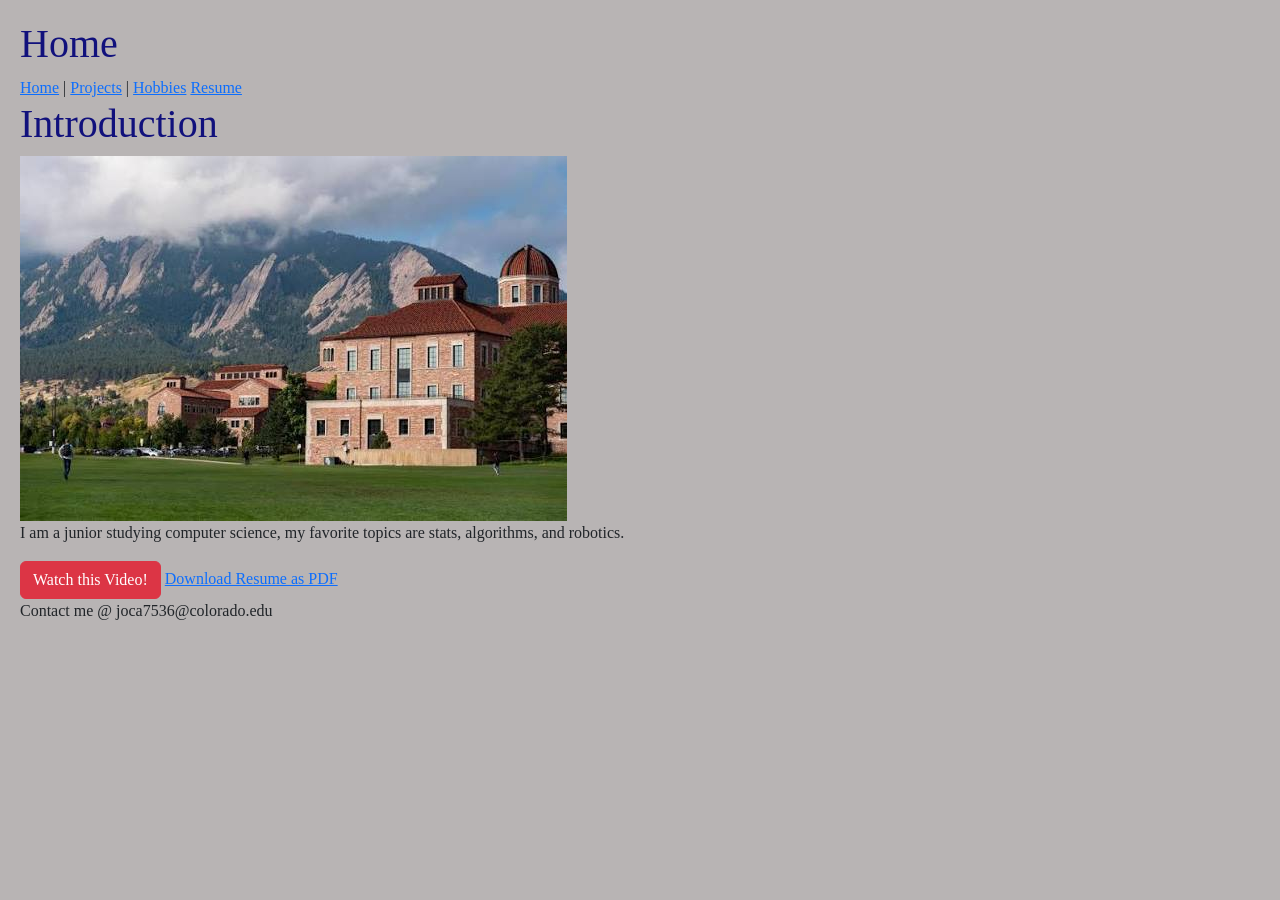
<file: index.html>
<!DOCTYPE html>
<html lang="en">
<head>
    <meta charset="utf-8" />
    <meta name="viewport" content="width=device-width, initial-scale=1" />
        <title>Home | Jose Caraveo</title>
    <link
      href="https://cdn.jsdelivr.net/npm/bootstrap@5.3.2/dist/css/bootstrap.min.css"
      rel="stylesheet"
      integrity="sha384-T3c6CoIi6uLrA9TneNEoa7RxnatzjcDSCmG1MXxSR1GAsXEV/Dwwykc2MPK8M2HN"
      crossorigin="anonymous"
    />
    </html><link rel="stylesheet" href="./styles.css">

  </head>
  <body>
    <h1>Home</h1>
    <script
      src="https://cdn.jsdelivr.net/npm/bootstrap@5.3.2/dist/js/bootstrap.bundle.min.js"
      integrity="sha384-C6RzsynM9kWDrMNeT87bh95OGNyZPhcTNXj1NW7RuBCsyN/o0jlpcV8Qyq46cDfL"
      crossorigin="anonymous"
    ></script>
  </body>
</head>

<body>
<main>
    <nav>
        <a href="index.html">Home</a> |
        <a href="projects.html">Projects</a> |
        <a href="hobbies.html">Hobbies</a>
        <a href ="resume.html">Resume</a>
    </nav>

    <h1>Introduction</h1>
    <img src="./submission/pictures/buff-logo.jpg" alt="Picture of Boulder campus">
    <p>I am a junior studying computer science, my favorite topics are stats, algorithms, and robotics.</p>
    </main>
    <a href="https://www.youtube.com/shorts/u3N1dVFlVsE" class="btn btn-danger" target="_blank" rel="noopener">Watch this Video!</a>
        <a href="./JoseCaraveoResume922.pdf" download="JoseCaraveoResume922.pdf" class="download-btn">
  Download Resume as PDF
</a>


    <footer>
        <p>Contact me @ joca7536@colorado.edu</a></p>
    </footer>
</body>
</html>
</file>
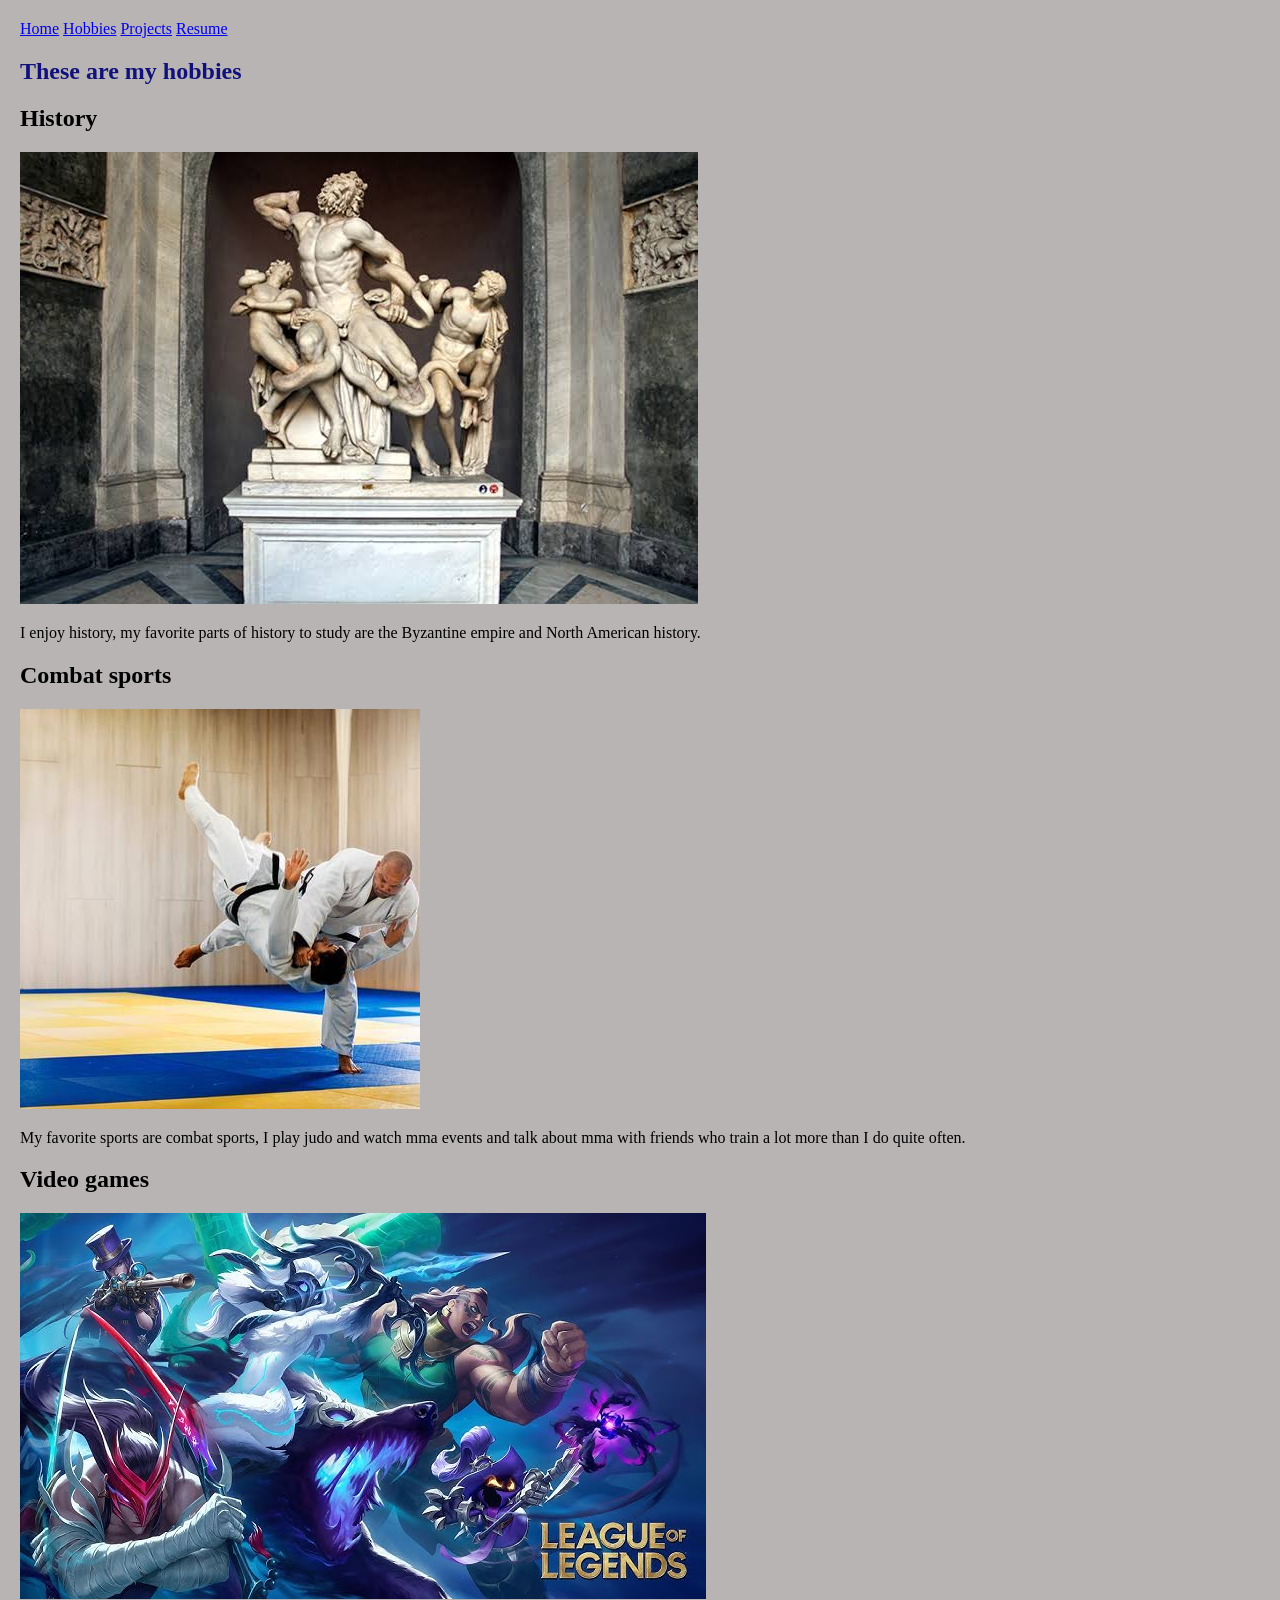
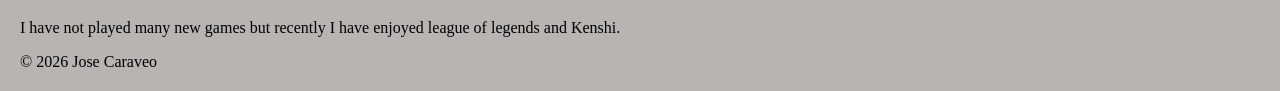
<file: hobbies.html>
<!DOCTYPE html>
<html lang="en">
<head>
    <title>Hobbies | Jose Caraveo</title>
    <link rel="stylesheet" href="./styles.css">
</head>

<body>

<header>
    <nav>
        <a href="index.html">Home</a>
        <a href="hobbies.html">Hobbies</a>
        <a href="projects.html">Projects</a>
        <a href="resume.html">Resume</a>
    </nav>
</header>

<main>
    <section>
        <h1>These are my hobbies</h1>

        <h2>History</h2>
        <img src="./submission/pictures/history.jpg" alt="Byzantine mosaic artwork">
        <p>I enjoy history, my favorite parts of history to study are the Byzantine empire and North American history.</p>

        <h2>Combat sports</h2>
        <img src="./submission/pictures/judo.jpg" alt="Two judo practitioners mid-throw">
        <p>My favorite sports are combat sports, I play judo and watch mma events and talk about mma with friends who train a lot more than I do quite often.</p>

        <h2>Video games</h2>
        <img src="./submission/pictures/league.jpg" alt="League of Legends gameplay screenshot">
        <p>I have not played many new games but recently I have enjoyed league of legends and Kenshi.</p>
    </section>
</main>

<footer>
    <p>&copy; 2026 Jose Caraveo</p>
</footer>

</body>
</html>
</file>
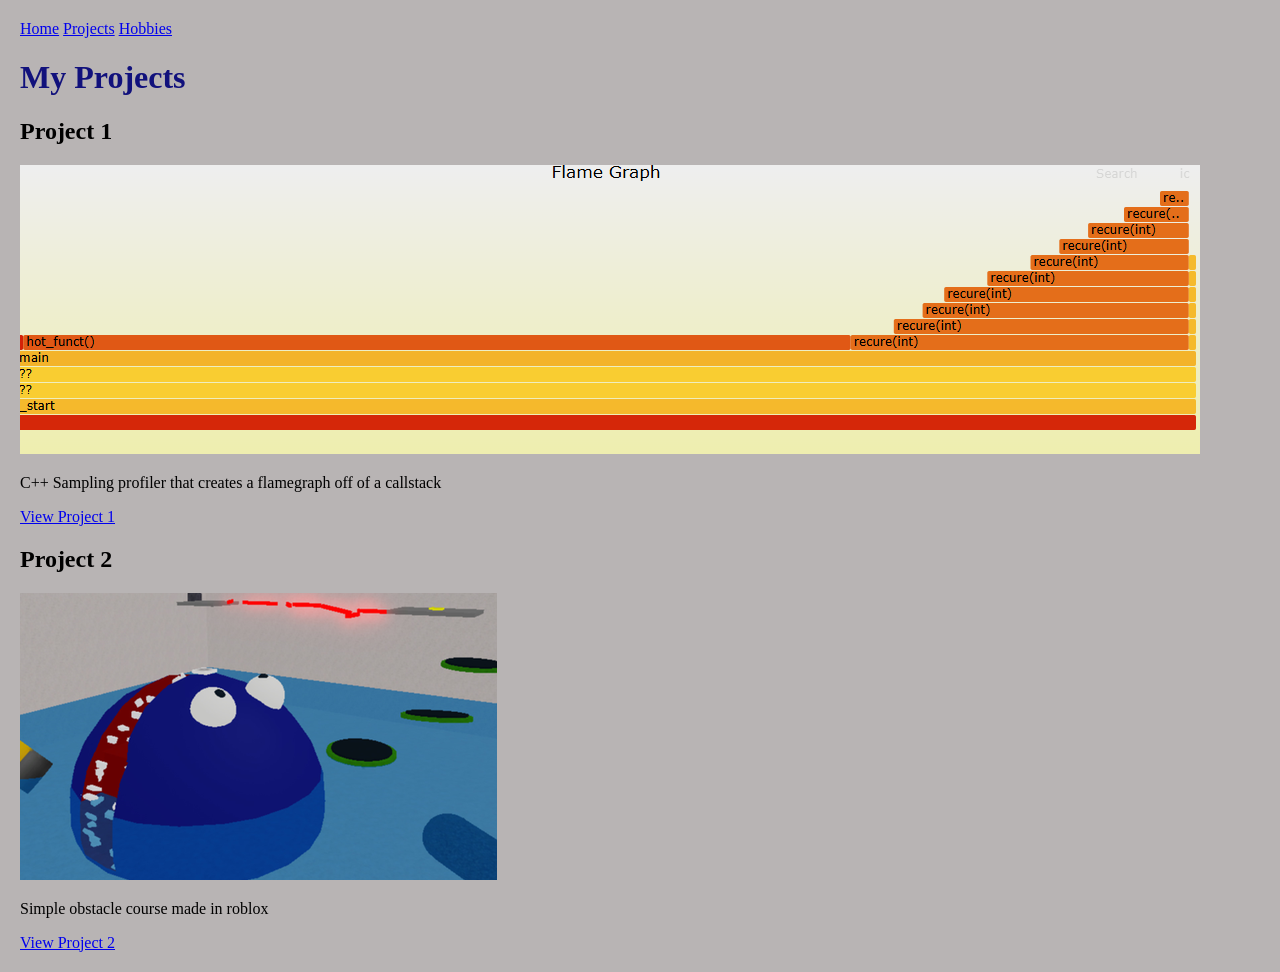
<file: projects.html>
<!DOCTYPE html>
<html lang="en">
<head>
    <title>Projects | Jose Caraveo</title>
<link rel="stylesheet" href="./styles.css">

</head>

<body>

    <nav>
        <a href="index.html">Home</a>
        <a href="projects.html">Projects</a>
        <a href="hobbies.html">Hobbies</a>
    </nav>

    <h1>My Projects</h1>

    <h2>Project 1</h2>
    <img src="./submission/pictures/flamegraph.png" alt="Project 1 image">
    <p>C++ Sampling profiler that creates a flamegraph off of a callstack</p>
    <a href="https://github.com/jacarav0/cpp-sampling-profiler">View Project 1</a>

    <h2>Project 2</h2>
    <img src="./submission/pictures/escapethe.png" alt="Project 2 image">
    <p>Simple obstacle course made in roblox</p>
    <a href="www.roblox.com/games/13862578474/ESCAPE-THE-SUBMARINE">View Project 2</a>


</body>
</html>
</file>
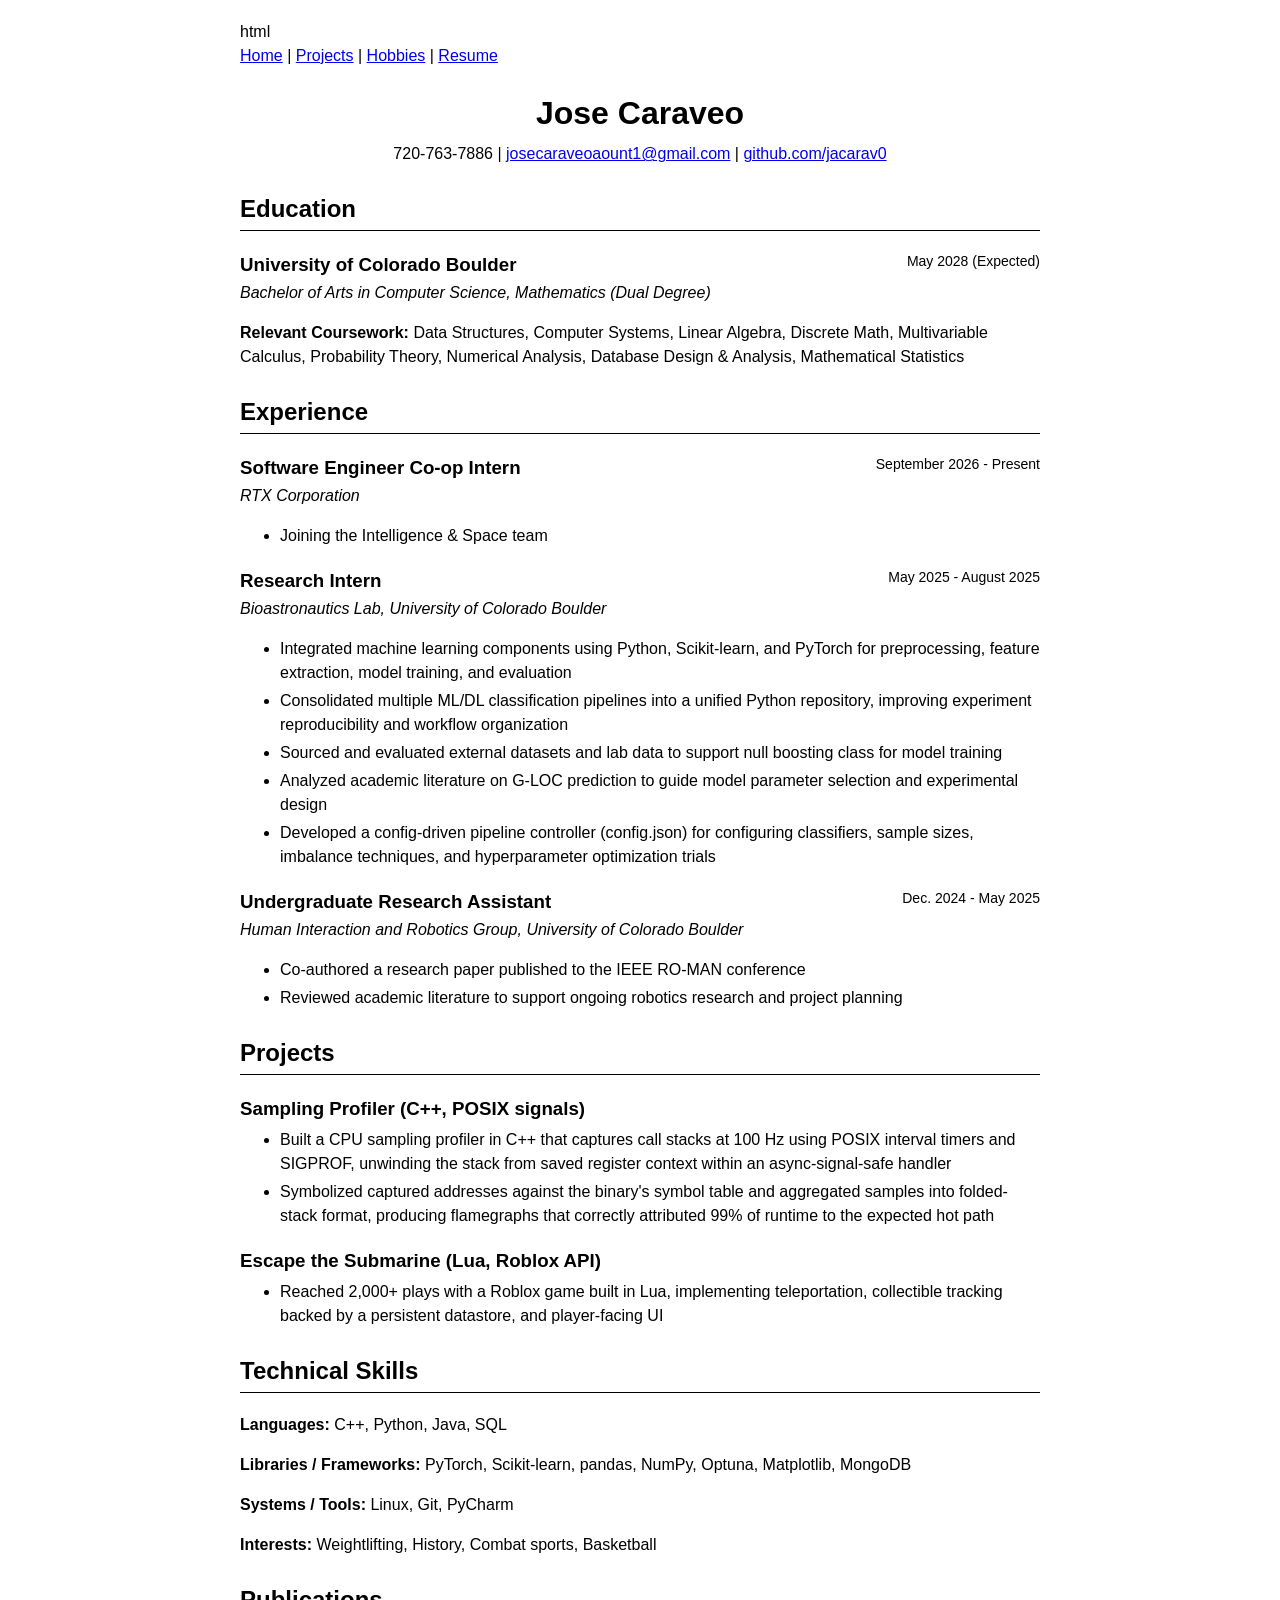
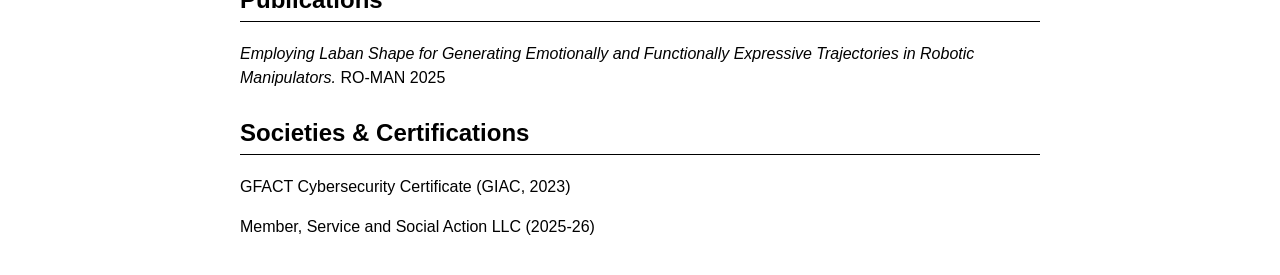
<file: resume.html>
<!DOCTYPE html>
<html lang="en">
<head>
  <meta charset="UTF-8">
  <meta name="viewport" content="width=device-width, initial-scale=1.0">
  <title>Jose Caraveo - Resume</title>
  <style>
    body {
      font-family: Arial, sans-serif;
      background-color: white;
      color: black;
      max-width: 800px;
      margin: 0 auto;
      padding: 20px;
      line-height: 1.5;
    }

    h1 {
      text-align: center;
      margin-bottom: 5px;
    }

    .contact {
      text-align: center;
      margin-top: 0;
    }

    h2 {
      border-bottom: 1px solid black;
      padding-bottom: 3px;
      margin-top: 25px;
    }

    h3 {
      margin-bottom: 0;
    }

    .date {
      float: right;
      font-weight: normal;
      font-size: 14px;
    }

    .place {
      font-style: italic;
      margin-top: 2px;
    }

    ul {
      margin-top: 5px;
    }

    li {
      margin-bottom: 4px;
    }
  </style>
</head>
<body>
html
<nav>
    <a href="index.html">Home</a> |
    <a href="projects.html">Projects</a> |
    <a href="hobbies.html">Hobbies</a> |
    <a href="resume.html">Resume</a>
</nav>
  <h1>Jose Caraveo</h1>
  <p class="contact">
    720-763-7886 |
    <a href="mailto:josecaraveoaount1@gmail.com">josecaraveoaount1@gmail.com</a> |
    <a href="https://github.com/jacarav0">github.com/jacarav0</a>
  </p>

  <h2>Education</h2>
  <h3>University of Colorado Boulder <span class="date">May 2028 (Expected)</span></h3>
  <p class="place">Bachelor of Arts in Computer Science, Mathematics (Dual Degree)</p>
  <p><b>Relevant Coursework:</b> Data Structures, Computer Systems, Linear Algebra, Discrete Math, Multivariable Calculus, Probability Theory, Numerical Analysis, Database Design &amp; Analysis, Mathematical Statistics</p>

  <h2>Experience</h2>

  <h3>Software Engineer Co-op Intern <span class="date">September 2026 - Present</span></h3>
  <p class="place">RTX Corporation</p>
  <ul>
    <li>Joining the Intelligence &amp; Space team</li>
  </ul>

  <h3>Research Intern <span class="date">May 2025 - August 2025</span></h3>
  <p class="place">Bioastronautics Lab, University of Colorado Boulder</p>
  <ul>
    <li>Integrated machine learning components using Python, Scikit-learn, and PyTorch for preprocessing, feature extraction, model training, and evaluation</li>
    <li>Consolidated multiple ML/DL classification pipelines into a unified Python repository, improving experiment reproducibility and workflow organization</li>
    <li>Sourced and evaluated external datasets and lab data to support null boosting class for model training</li>
    <li>Analyzed academic literature on G-LOC prediction to guide model parameter selection and experimental design</li>
    <li>Developed a config-driven pipeline controller (config.json) for configuring classifiers, sample sizes, imbalance techniques, and hyperparameter optimization trials</li>
  </ul>

  <h3>Undergraduate Research Assistant <span class="date">Dec. 2024 - May 2025</span></h3>
  <p class="place">Human Interaction and Robotics Group, University of Colorado Boulder</p>
  <ul>
    <li>Co-authored a research paper published to the IEEE RO-MAN conference</li>
    <li>Reviewed academic literature to support ongoing robotics research and project planning</li>
  </ul>

  <h2>Projects</h2>

  <h3>Sampling Profiler (C++, POSIX signals)</h3>
  <ul>
    <li>Built a CPU sampling profiler in C++ that captures call stacks at 100 Hz using POSIX interval timers and SIGPROF, unwinding the stack from saved register context within an async-signal-safe handler</li>
    <li>Symbolized captured addresses against the binary's symbol table and aggregated samples into folded-stack format, producing flamegraphs that correctly attributed 99% of runtime to the expected hot path</li>
  </ul>

  <h3>Escape the Submarine (Lua, Roblox API)</h3>
  <ul>
    <li>Reached 2,000+ plays with a Roblox game built in Lua, implementing teleportation, collectible tracking backed by a persistent datastore, and player-facing UI</li>
  </ul>

  <h2>Technical Skills</h2>
  <p><b>Languages:</b> C++, Python, Java, SQL</p>
  <p><b>Libraries / Frameworks:</b> PyTorch, Scikit-learn, pandas, NumPy, Optuna, Matplotlib, MongoDB</p>
  <p><b>Systems / Tools:</b> Linux, Git, PyCharm</p>
  <p><b>Interests:</b> Weightlifting, History, Combat sports, Basketball</p>

  <h2>Publications</h2>
  <p><i>Employing Laban Shape for Generating Emotionally and Functionally Expressive Trajectories in Robotic Manipulators.</i> RO-MAN 2025</p>

  <h2>Societies &amp; Certifications</h2>
  <p>GFACT Cybersecurity Certificate (GIAC, 2023)</p>
  <p>Member, Service and Social Action LLC (2025-26)</p>

</body>
</html>
</file>
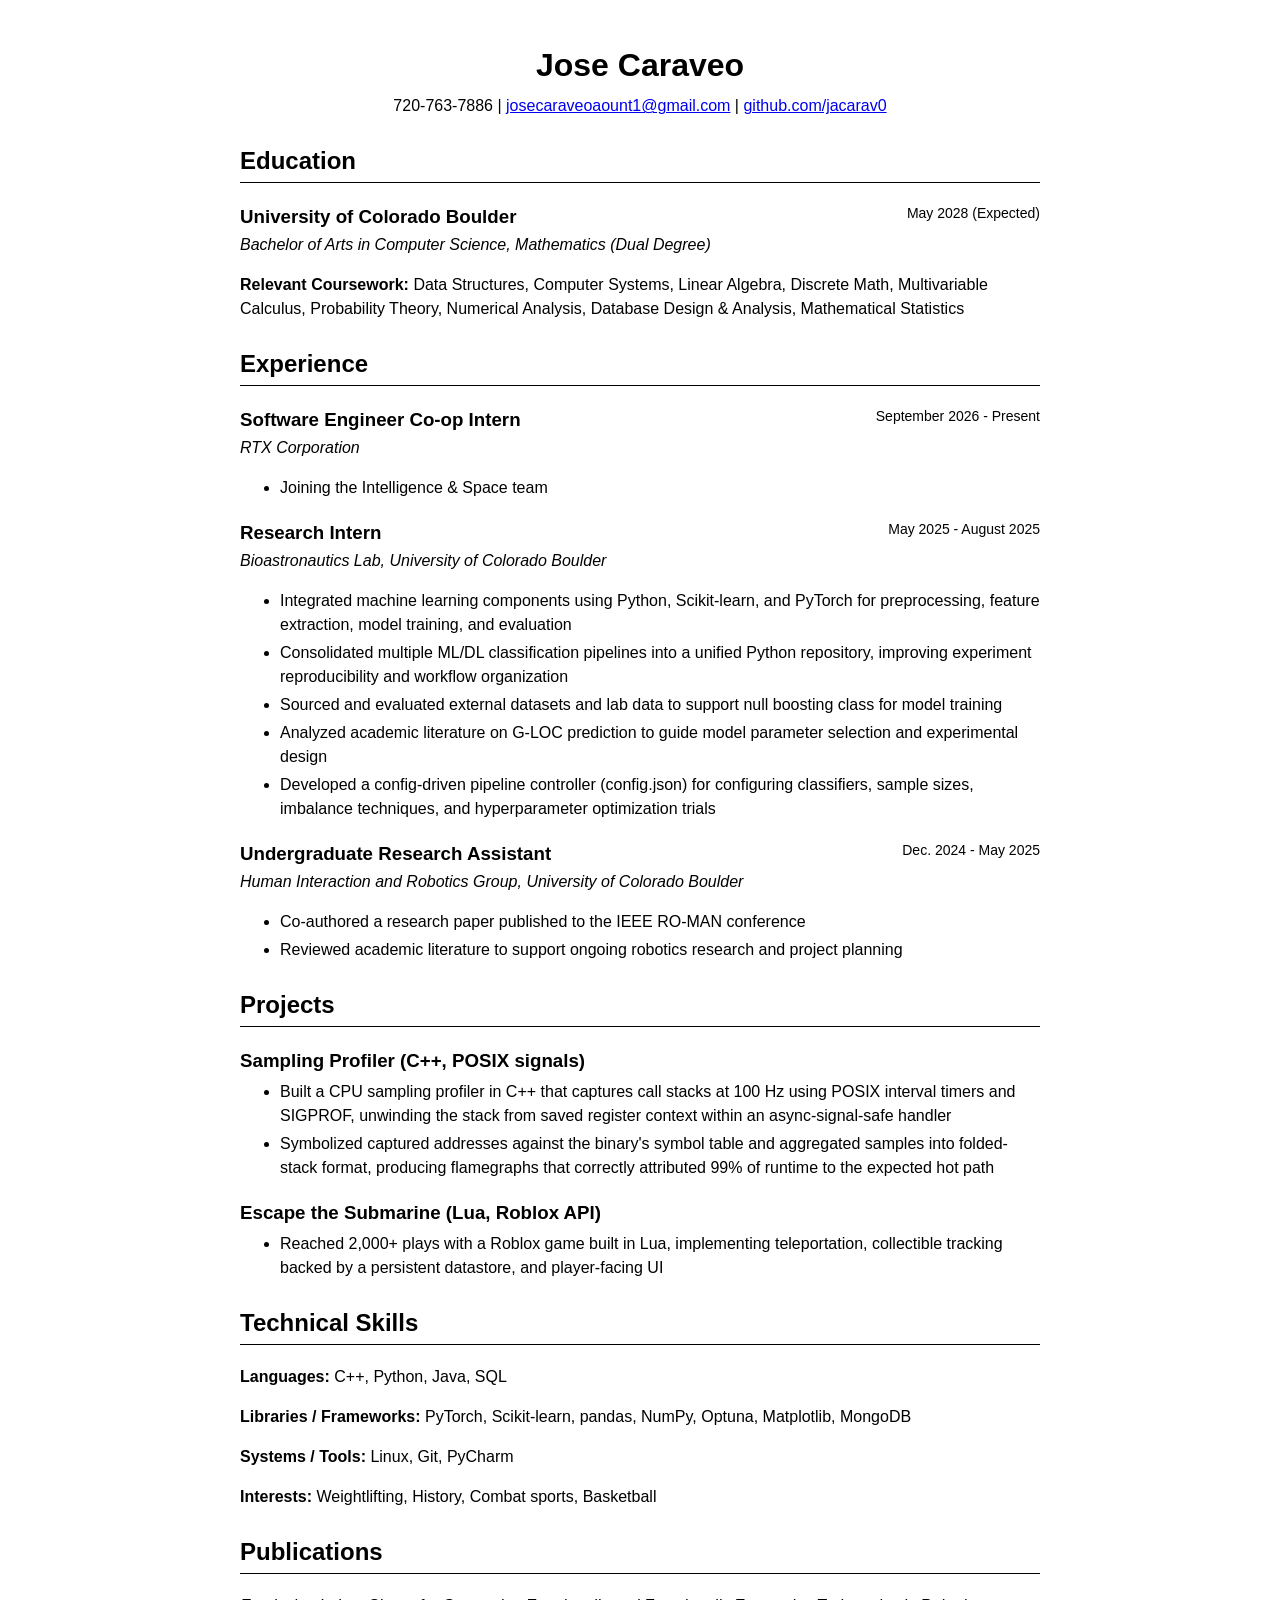
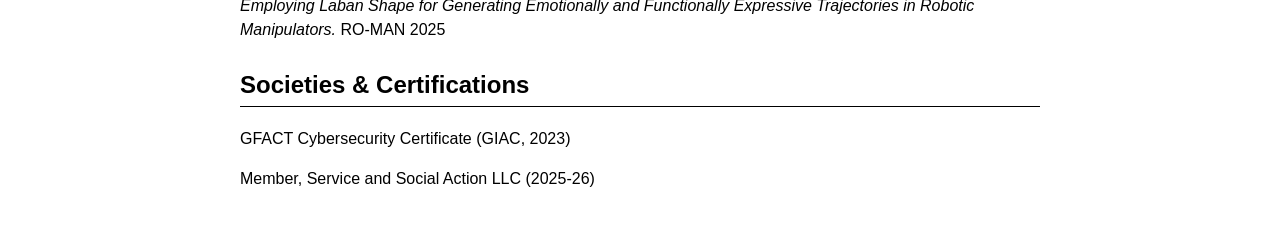
<file: views/resume.html>
<!DOCTYPE html>
<html lang="en">
<head>
  <meta charset="UTF-8">
  <meta name="viewport" content="width=device-width, initial-scale=1.0">
  <title>Jose Caraveo - Resume</title>
  <style>
    body {
      font-family: Arial, sans-serif;
      background-color: white;
      color: black;
      max-width: 800px;
      margin: 0 auto;
      padding: 20px;
      line-height: 1.5;
    }

    h1 {
      text-align: center;
      margin-bottom: 5px;
    }

    .contact {
      text-align: center;
      margin-top: 0;
    }

    h2 {
      border-bottom: 1px solid black;
      padding-bottom: 3px;
      margin-top: 25px;
    }

    h3 {
      margin-bottom: 0;
    }

    .date {
      float: right;
      font-weight: normal;
      font-size: 14px;
    }

    .place {
      font-style: italic;
      margin-top: 2px;
    }

    ul {
      margin-top: 5px;
    }

    li {
      margin-bottom: 4px;
    }
  </style>
</head>
<body>

  <h1>Jose Caraveo</h1>
  <p class="contact">
    720-763-7886 |
    <a href="mailto:josecaraveoaount1@gmail.com">josecaraveoaount1@gmail.com</a> |
    <a href="https://github.com/jacarav0">github.com/jacarav0</a>
  </p>

  <h2>Education</h2>
  <h3>University of Colorado Boulder <span class="date">May 2028 (Expected)</span></h3>
  <p class="place">Bachelor of Arts in Computer Science, Mathematics (Dual Degree)</p>
  <p><b>Relevant Coursework:</b> Data Structures, Computer Systems, Linear Algebra, Discrete Math, Multivariable Calculus, Probability Theory, Numerical Analysis, Database Design &amp; Analysis, Mathematical Statistics</p>

  <h2>Experience</h2>

  <h3>Software Engineer Co-op Intern <span class="date">September 2026 - Present</span></h3>
  <p class="place">RTX Corporation</p>
  <ul>
    <li>Joining the Intelligence &amp; Space team</li>
  </ul>

  <h3>Research Intern <span class="date">May 2025 - August 2025</span></h3>
  <p class="place">Bioastronautics Lab, University of Colorado Boulder</p>
  <ul>
    <li>Integrated machine learning components using Python, Scikit-learn, and PyTorch for preprocessing, feature extraction, model training, and evaluation</li>
    <li>Consolidated multiple ML/DL classification pipelines into a unified Python repository, improving experiment reproducibility and workflow organization</li>
    <li>Sourced and evaluated external datasets and lab data to support null boosting class for model training</li>
    <li>Analyzed academic literature on G-LOC prediction to guide model parameter selection and experimental design</li>
    <li>Developed a config-driven pipeline controller (config.json) for configuring classifiers, sample sizes, imbalance techniques, and hyperparameter optimization trials</li>
  </ul>

  <h3>Undergraduate Research Assistant <span class="date">Dec. 2024 - May 2025</span></h3>
  <p class="place">Human Interaction and Robotics Group, University of Colorado Boulder</p>
  <ul>
    <li>Co-authored a research paper published to the IEEE RO-MAN conference</li>
    <li>Reviewed academic literature to support ongoing robotics research and project planning</li>
  </ul>

  <h2>Projects</h2>

  <h3>Sampling Profiler (C++, POSIX signals)</h3>
  <ul>
    <li>Built a CPU sampling profiler in C++ that captures call stacks at 100 Hz using POSIX interval timers and SIGPROF, unwinding the stack from saved register context within an async-signal-safe handler</li>
    <li>Symbolized captured addresses against the binary's symbol table and aggregated samples into folded-stack format, producing flamegraphs that correctly attributed 99% of runtime to the expected hot path</li>
  </ul>

  <h3>Escape the Submarine (Lua, Roblox API)</h3>
  <ul>
    <li>Reached 2,000+ plays with a Roblox game built in Lua, implementing teleportation, collectible tracking backed by a persistent datastore, and player-facing UI</li>
  </ul>

  <h2>Technical Skills</h2>
  <p><b>Languages:</b> C++, Python, Java, SQL</p>
  <p><b>Libraries / Frameworks:</b> PyTorch, Scikit-learn, pandas, NumPy, Optuna, Matplotlib, MongoDB</p>
  <p><b>Systems / Tools:</b> Linux, Git, PyCharm</p>
  <p><b>Interests:</b> Weightlifting, History, Combat sports, Basketball</p>

  <h2>Publications</h2>
  <p><i>Employing Laban Shape for Generating Emotionally and Functionally Expressive Trajectories in Robotic Manipulators.</i> RO-MAN 2025</p>

  <h2>Societies &amp; Certifications</h2>
  <p>GFACT Cybersecurity Certificate (GIAC, 2023)</p>
  <p>Member, Service and Social Action LLC (2025-26)</p>

</body>
</html>
</file>
<file: styles.css>
body {
    background-color: rgb(184, 180, 180);
    font-family: 'Times New Roman', Times, serif;
    margin: 20px;
}

h1 {
    color: rgb(17, 17, 124);
}

.hobby {
    background-color: black;
    color: white;
    padding: 10px;
    margin: 10px;
    border: 2px solid rgb(17, 17, 124);
    border-radius: 5px;
    box-shadow: 0 4px 8px rgba(0, 0, 0, 0.3);
}
</file>
